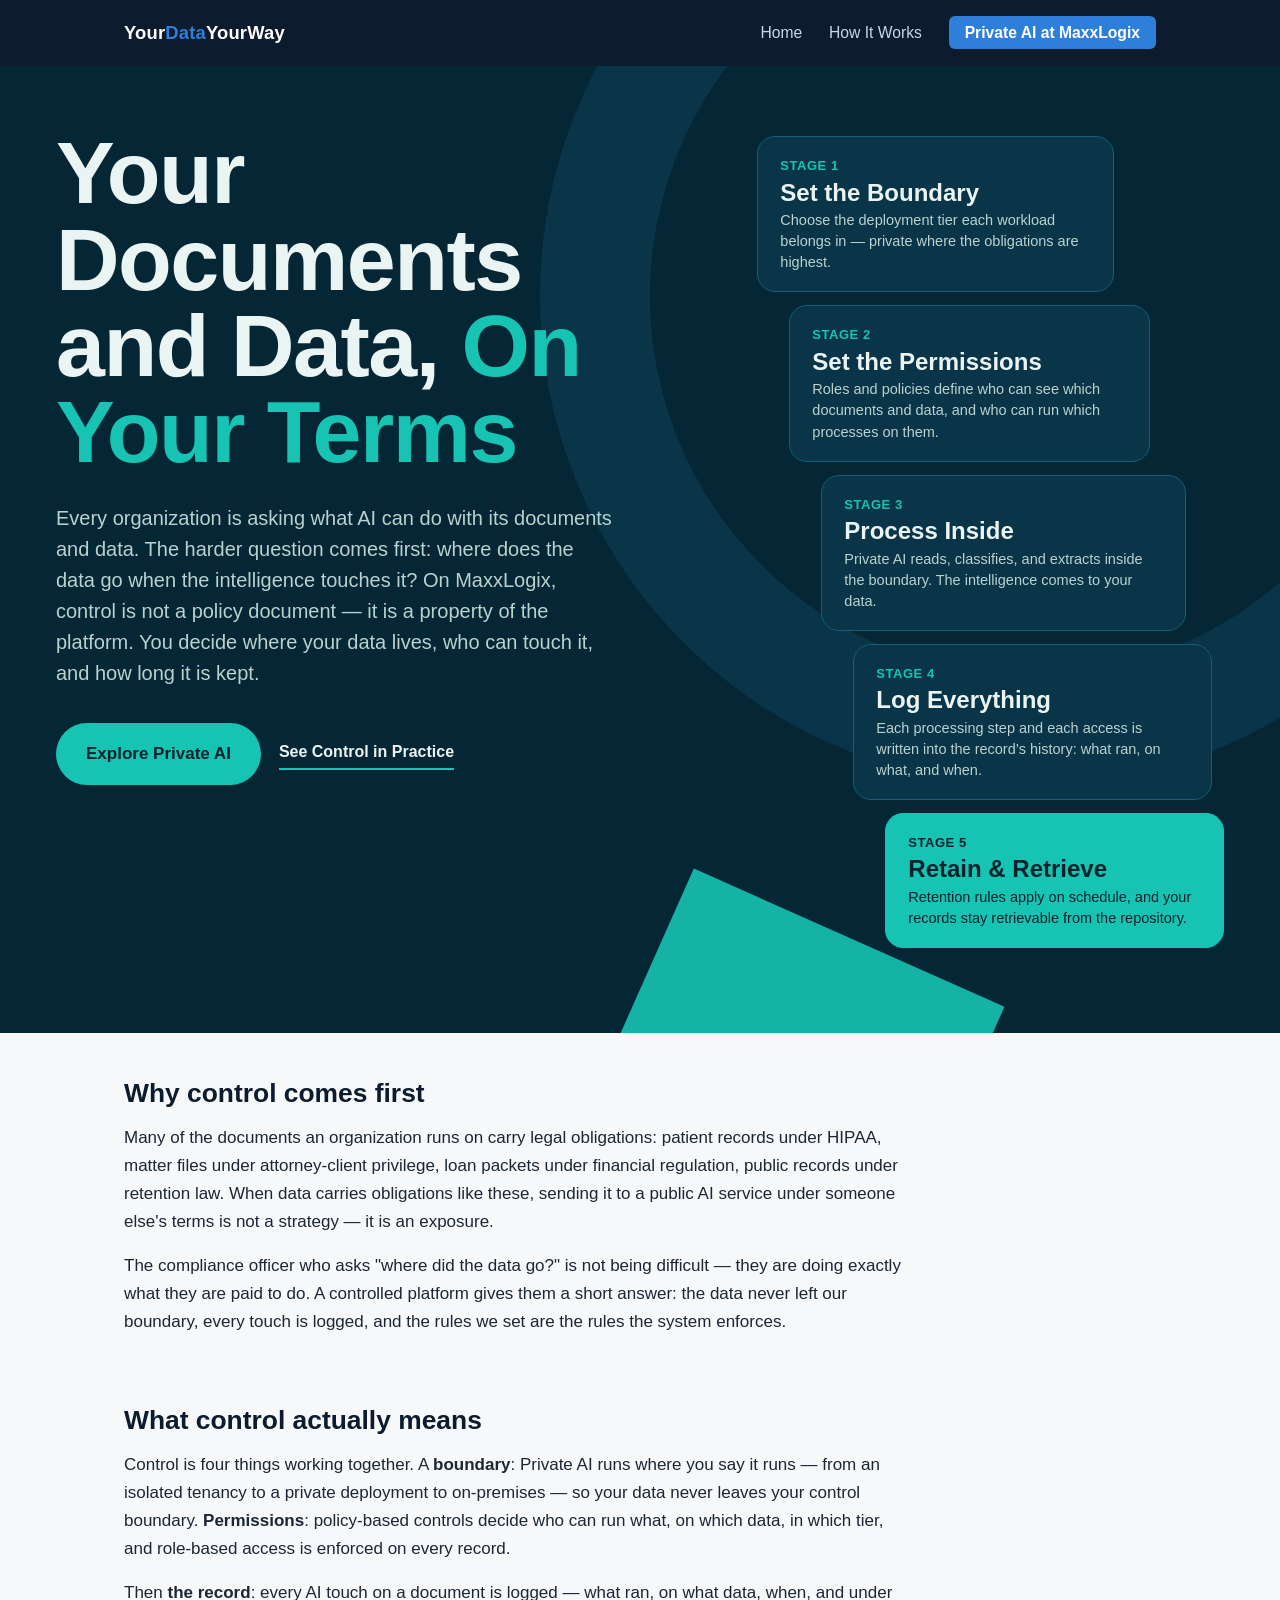
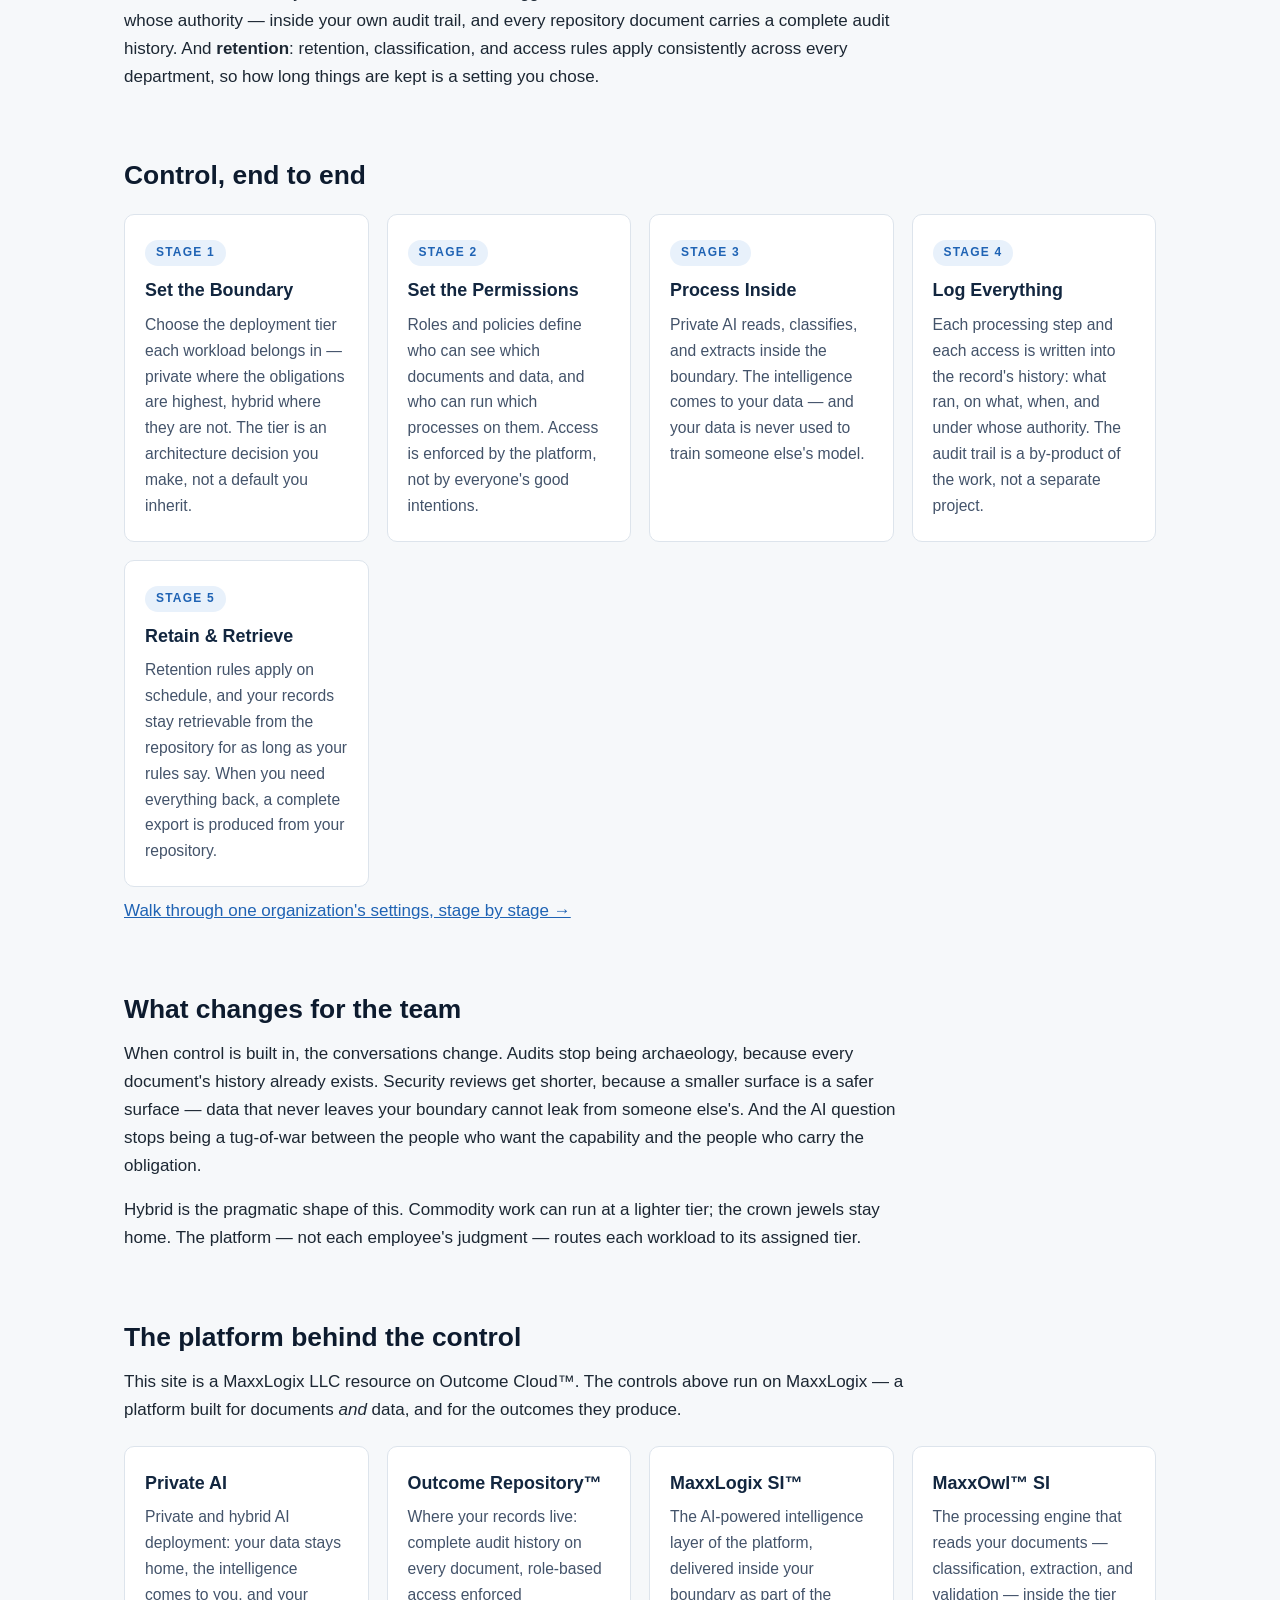
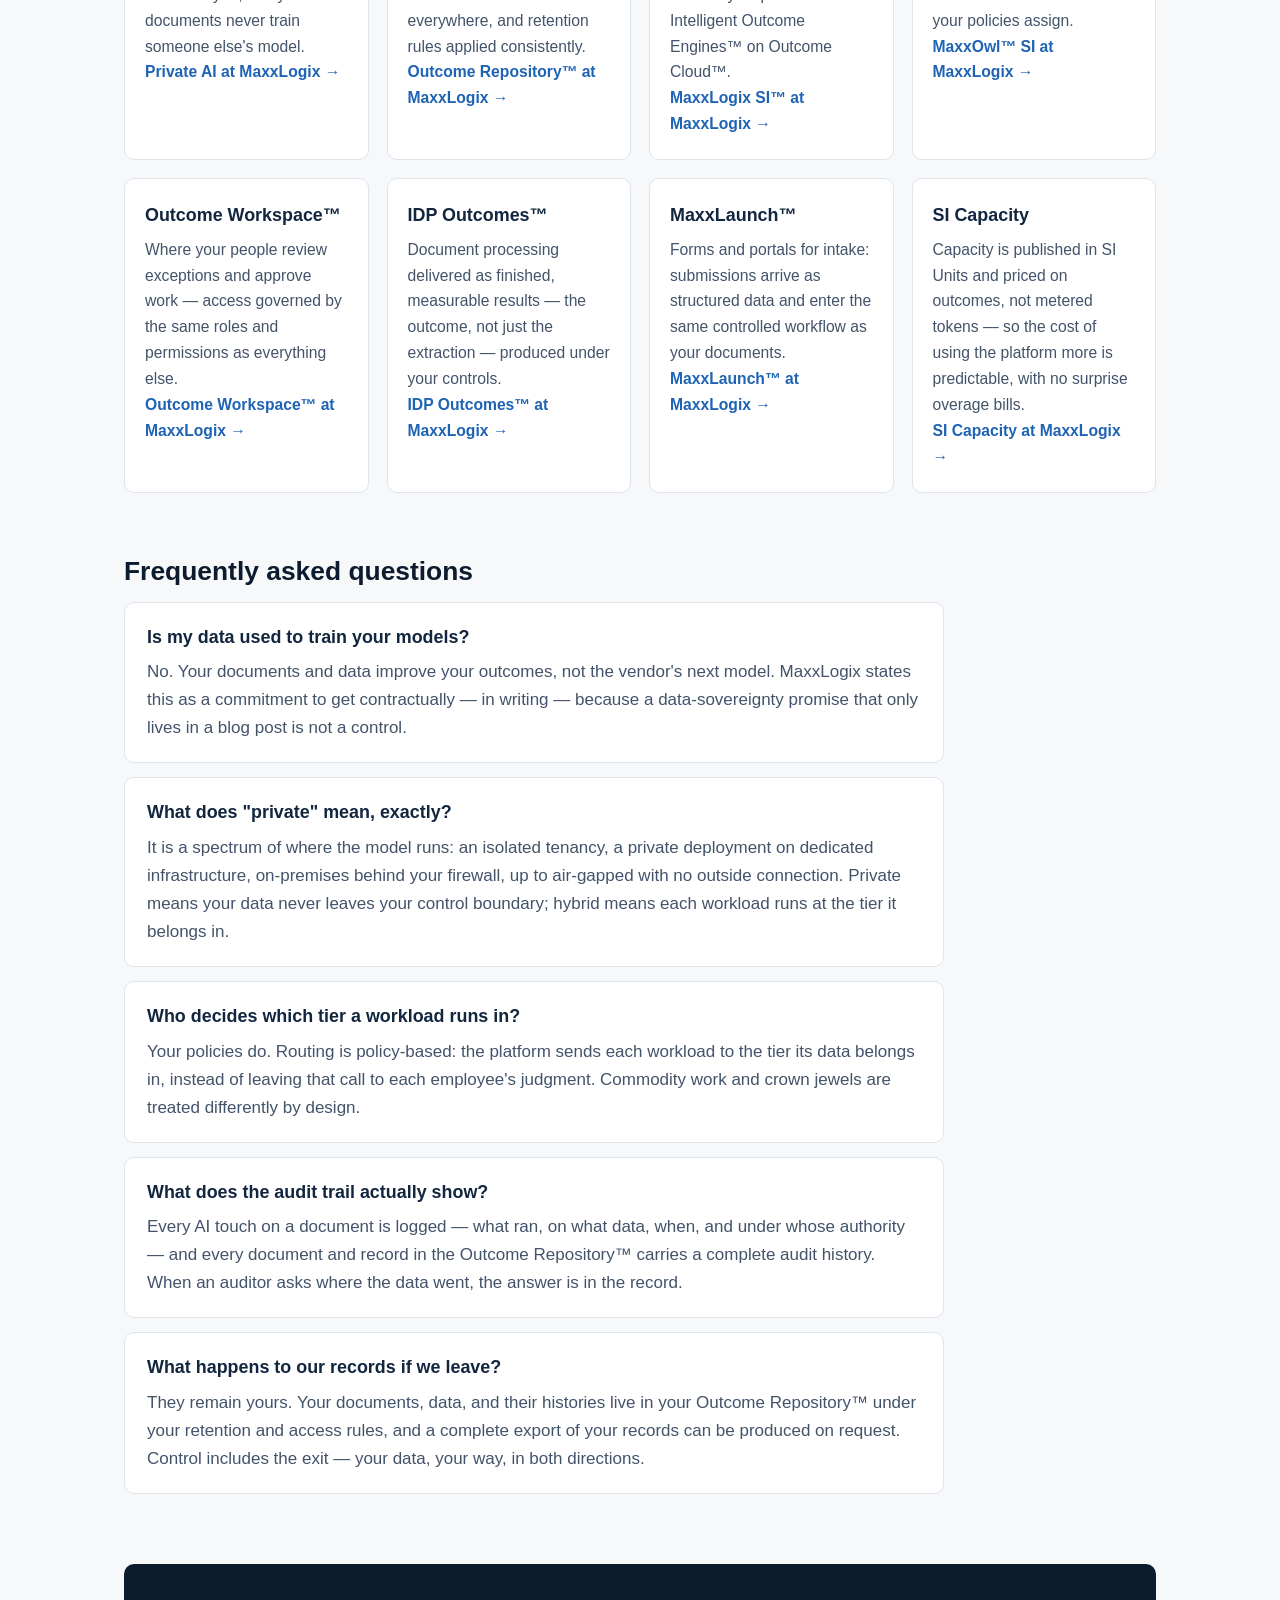
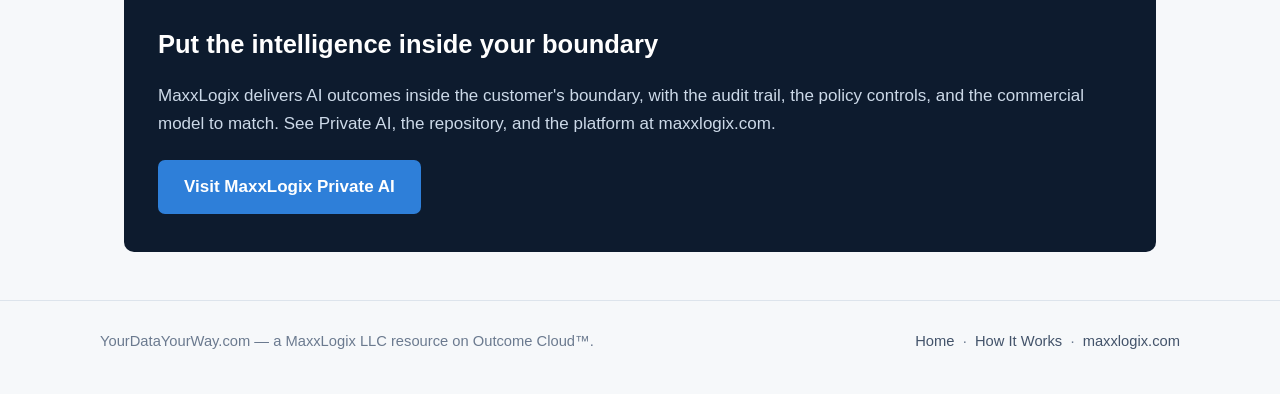
<file: index.html>
<!DOCTYPE html>
<html lang="en">
<head>
<meta charset="UTF-8">
<meta name="viewport" content="width=device-width, initial-scale=1.0">
<title>Your Data, Your Way: Data Control and Private AI | Your Data Your Way</title>
<meta name="description" content="Your documents and data, on your terms: permissions, retention, audit history, and Private AI that runs inside your boundary on MaxxLogix Outcome Cloud.">
<link rel="canonical" href="https://yourdatayourway.com/">
<meta property="og:type" content="website">
<meta property="og:site_name" content="Your Data Your Way">
<meta property="og:title" content="Your Data, Your Way: Data Control and Private AI">
<meta property="og:description" content="Who can see what, how long records are kept, and where the intelligence runs — data control as a property of the platform, with Private AI inside your boundary.">
<meta property="og:url" content="https://yourdatayourway.com/">
<meta name="twitter:card" content="summary">
<link rel="stylesheet" href="style.css">
</head>
<body>

<header class="site-header">
  <div class="header-inner">
    <a class="wordmark" href="index.html">Your<span>Data</span>YourWay</a>
    <nav class="main-nav">
      <a href="index.html">Home</a>
      <a href="how-it-works.html">How It Works</a>
      <a class="nav-cta" href="https://maxxlogix.com/private-ai/">Private AI at MaxxLogix</a>
    </nav>
  </div>
</header>

<section class="bh">
  <div class="bh-wrap">
    <div class="bh-grid">
      <div>
        <h1 class="bh-h1" style="font-size:88px">Your Documents and Data, <span class="bh-a">On Your Terms</span></h1>
        <p class="bh-lede">Every organization is asking what AI can do with its documents and data. The harder question comes first: where does the data go when the intelligence touches it? On MaxxLogix, control is not a policy document — it is a property of the platform. You decide where your data lives, who can touch it, and how long it is kept.</p>
        <div class="bh-actions">
          <a class="bh-btn" href="https://maxxlogix.com/private-ai/">Explore Private AI</a>
          <a class="bh-link2" href="how-it-works.html">See Control in Practice</a>
        </div>
      </div>
      <div class="bh-path" aria-label="The path, end to end">
        <div class="bh-stage bh-s1"><div class="bh-n">Stage 1</div><div class="bh-t">Set the Boundary</div><div class="bh-d">Choose the deployment tier each workload belongs in — private where the obligations are highest.</div></div>
        <div class="bh-stage bh-s2"><div class="bh-n">Stage 2</div><div class="bh-t">Set the Permissions</div><div class="bh-d">Roles and policies define who can see which documents and data, and who can run which processes on them.</div></div>
        <div class="bh-stage bh-s3"><div class="bh-n">Stage 3</div><div class="bh-t">Process Inside</div><div class="bh-d">Private AI reads, classifies, and extracts inside the boundary. The intelligence comes to your data.</div></div>
        <div class="bh-stage bh-s4"><div class="bh-n">Stage 4</div><div class="bh-t">Log Everything</div><div class="bh-d">Each processing step and each access is written into the record&rsquo;s history: what ran, on what, and when.</div></div>
        <div class="bh-stage bh-s5"><div class="bh-n">Stage 5</div><div class="bh-t">Retain &amp; Retrieve</div><div class="bh-d">Retention rules apply on schedule, and your records stay retrievable from the repository.</div></div>
      </div>
    </div>
  </div>
</section>

<main>

  <section>
    <h2>Why control comes first</h2>
    <p>Many of the documents an organization runs on carry legal obligations: patient records under HIPAA, matter files under attorney-client privilege, loan packets under financial regulation, public records under retention law. When data carries obligations like these, sending it to a public AI service under someone else's terms is not a strategy — it is an exposure.</p>
    <p>The compliance officer who asks "where did the data go?" is not being difficult — they are doing exactly what they are paid to do. A controlled platform gives them a short answer: the data never left our boundary, every touch is logged, and the rules we set are the rules the system enforces.</p>
  </section>

  <section>
    <h2>What control actually means</h2>
    <p>Control is four things working together. A <strong>boundary</strong>: Private AI runs where you say it runs — from an isolated tenancy to a private deployment to on-premises — so your data never leaves your control boundary. <strong>Permissions</strong>: policy-based controls decide who can run what, on which data, in which tier, and role-based access is enforced on every record.</p>
    <p>Then <strong>the record</strong>: every AI touch on a document is logged — what ran, on what data, when, and under whose authority — inside your own audit trail, and every repository document carries a complete audit history. And <strong>retention</strong>: retention, classification, and access rules apply consistently across every department, so how long things are kept is a setting you chose.</p>
  </section>

  <section>
    <h2>Control, end to end</h2>
    <div class="grid">
      <div class="card">
        <span class="step">Stage 1</span>
        <h3>Set the Boundary</h3>
        <p>Choose the deployment tier each workload belongs in — private where the obligations are highest, hybrid where they are not. The tier is an architecture decision you make, not a default you inherit.</p>
      </div>
      <div class="card">
        <span class="step">Stage 2</span>
        <h3>Set the Permissions</h3>
        <p>Roles and policies define who can see which documents and data, and who can run which processes on them. Access is enforced by the platform, not by everyone's good intentions.</p>
      </div>
      <div class="card">
        <span class="step">Stage 3</span>
        <h3>Process Inside</h3>
        <p>Private AI reads, classifies, and extracts inside the boundary. The intelligence comes to your data — and your data is never used to train someone else's model.</p>
      </div>
      <div class="card">
        <span class="step">Stage 4</span>
        <h3>Log Everything</h3>
        <p>Each processing step and each access is written into the record's history: what ran, on what, when, and under whose authority. The audit trail is a by-product of the work, not a separate project.</p>
      </div>
      <div class="card">
        <span class="step">Stage 5</span>
        <h3>Retain &amp; Retrieve</h3>
        <p>Retention rules apply on schedule, and your records stay retrievable from the repository for as long as your rules say. When you need everything back, a complete export is produced from your repository.</p>
      </div>
    </div>
    <p><a href="how-it-works.html">Walk through one organization's settings, stage by stage &rarr;</a></p>
  </section>

  <section>
    <h2>What changes for the team</h2>
    <p>When control is built in, the conversations change. Audits stop being archaeology, because every document's history already exists. Security reviews get shorter, because a smaller surface is a safer surface — data that never leaves your boundary cannot leak from someone else's. And the AI question stops being a tug-of-war between the people who want the capability and the people who carry the obligation.</p>
    <p>Hybrid is the pragmatic shape of this. Commodity work can run at a lighter tier; the crown jewels stay home. The platform — not each employee's judgment — routes each workload to its assigned tier.</p>
  </section>

  <section>
    <h2>The platform behind the control</h2>
    <p class="narrow">This site is a MaxxLogix LLC resource on Outcome Cloud&trade;. The controls above run on MaxxLogix — a platform built for documents <em>and</em> data, and for the outcomes they produce.</p>
    <div class="grid">
      <div class="card">
        <h3>Private AI</h3>
        <p>Private and hybrid AI deployment: your data stays home, the intelligence comes to you, and your documents never train someone else's model.</p>
        <p><a href="https://maxxlogix.com/private-ai/">Private AI at MaxxLogix &rarr;</a></p>
      </div>
      <div class="card">
        <h3>Outcome Repository&trade;</h3>
        <p>Where your records live: complete audit history on every document, role-based access enforced everywhere, and retention rules applied consistently.</p>
        <p><a href="https://maxxlogix.com/outcome-repository/">Outcome Repository&trade; at MaxxLogix &rarr;</a></p>
      </div>
      <div class="card">
        <h3>MaxxLogix SI&trade;</h3>
        <p>The AI-powered intelligence layer of the platform, delivered inside your boundary as part of the Intelligent Outcome Engines&trade; on Outcome Cloud&trade;.</p>
        <p><a href="https://maxxlogix.com/maxxlogix-si/">MaxxLogix SI&trade; at MaxxLogix &rarr;</a></p>
      </div>
      <div class="card">
        <h3>MaxxOwl&trade; SI</h3>
        <p>The processing engine that reads your documents — classification, extraction, and validation — inside the tier your policies assign.</p>
        <p><a href="https://maxxlogix.com/maxxowl-si/">MaxxOwl&trade; SI at MaxxLogix &rarr;</a></p>
      </div>
      <div class="card">
        <h3>Outcome Workspace&trade;</h3>
        <p>Where your people review exceptions and approve work — access governed by the same roles and permissions as everything else.</p>
        <p><a href="https://maxxlogix.com/outcome-workspace/">Outcome Workspace&trade; at MaxxLogix &rarr;</a></p>
      </div>
      <div class="card">
        <h3>IDP Outcomes&trade;</h3>
        <p>Document processing delivered as finished, measurable results — the outcome, not just the extraction — produced under your controls.</p>
        <p><a href="https://maxxlogix.com/idp-outcomes/">IDP Outcomes&trade; at MaxxLogix &rarr;</a></p>
      </div>
      <div class="card">
        <h3>MaxxLaunch&trade;</h3>
        <p>Forms and portals for intake: submissions arrive as structured data and enter the same controlled workflow as your documents.</p>
        <p><a href="https://maxxlogix.com/maxxlaunch/">MaxxLaunch&trade; at MaxxLogix &rarr;</a></p>
      </div>
      <div class="card">
        <h3>SI Capacity</h3>
        <p>Capacity is published in SI Units and priced on outcomes, not metered tokens — so the cost of using the platform more is predictable, with no surprise overage bills.</p>
        <p><a href="https://maxxlogix.com/si-capacity/">SI Capacity at MaxxLogix &rarr;</a></p>
      </div>
    </div>
  </section>

  <section>
    <h2>Frequently asked questions</h2>

    <div class="faq-item">
      <h3>Is my data used to train your models?</h3>
      <p>No. Your documents and data improve your outcomes, not the vendor's next model. MaxxLogix states this as a commitment to get contractually — in writing — because a data-sovereignty promise that only lives in a blog post is not a control.</p>
    </div>

    <div class="faq-item">
      <h3>What does "private" mean, exactly?</h3>
      <p>It is a spectrum of where the model runs: an isolated tenancy, a private deployment on dedicated infrastructure, on-premises behind your firewall, up to air-gapped with no outside connection. Private means your data never leaves your control boundary; hybrid means each workload runs at the tier it belongs in.</p>
    </div>

    <div class="faq-item">
      <h3>Who decides which tier a workload runs in?</h3>
      <p>Your policies do. Routing is policy-based: the platform sends each workload to the tier its data belongs in, instead of leaving that call to each employee's judgment. Commodity work and crown jewels are treated differently by design.</p>
    </div>

    <div class="faq-item">
      <h3>What does the audit trail actually show?</h3>
      <p>Every AI touch on a document is logged — what ran, on what data, when, and under whose authority — and every document and record in the Outcome Repository&trade; carries a complete audit history. When an auditor asks where the data went, the answer is in the record.</p>
    </div>

    <div class="faq-item">
      <h3>What happens to our records if we leave?</h3>
      <p>They remain yours. Your documents, data, and their histories live in your Outcome Repository&trade; under your retention and access rules, and a complete export of your records can be produced on request. Control includes the exit — your data, your way, in both directions.</p>
    </div>
  </section>

  <div class="cta-band">
    <h2>Put the intelligence inside your boundary</h2>
    <p>MaxxLogix delivers AI outcomes inside the customer's boundary, with the audit trail, the policy controls, and the commercial model to match. See Private AI, the repository, and the platform at maxxlogix.com.</p>
    <a class="btn" href="https://maxxlogix.com/private-ai/">Visit MaxxLogix Private AI</a>
  </div>

</main>

<footer class="site-footer">
  <div class="footer-inner">
    <span>YourDataYourWay.com — a MaxxLogix LLC resource on Outcome Cloud&trade;.</span>
    <span><a href="index.html">Home</a> &nbsp;·&nbsp; <a href="how-it-works.html">How It Works</a> &nbsp;·&nbsp; <a href="https://maxxlogix.com">maxxlogix.com</a></span>
  </div>
</footer>

</body>
</html>
</file>
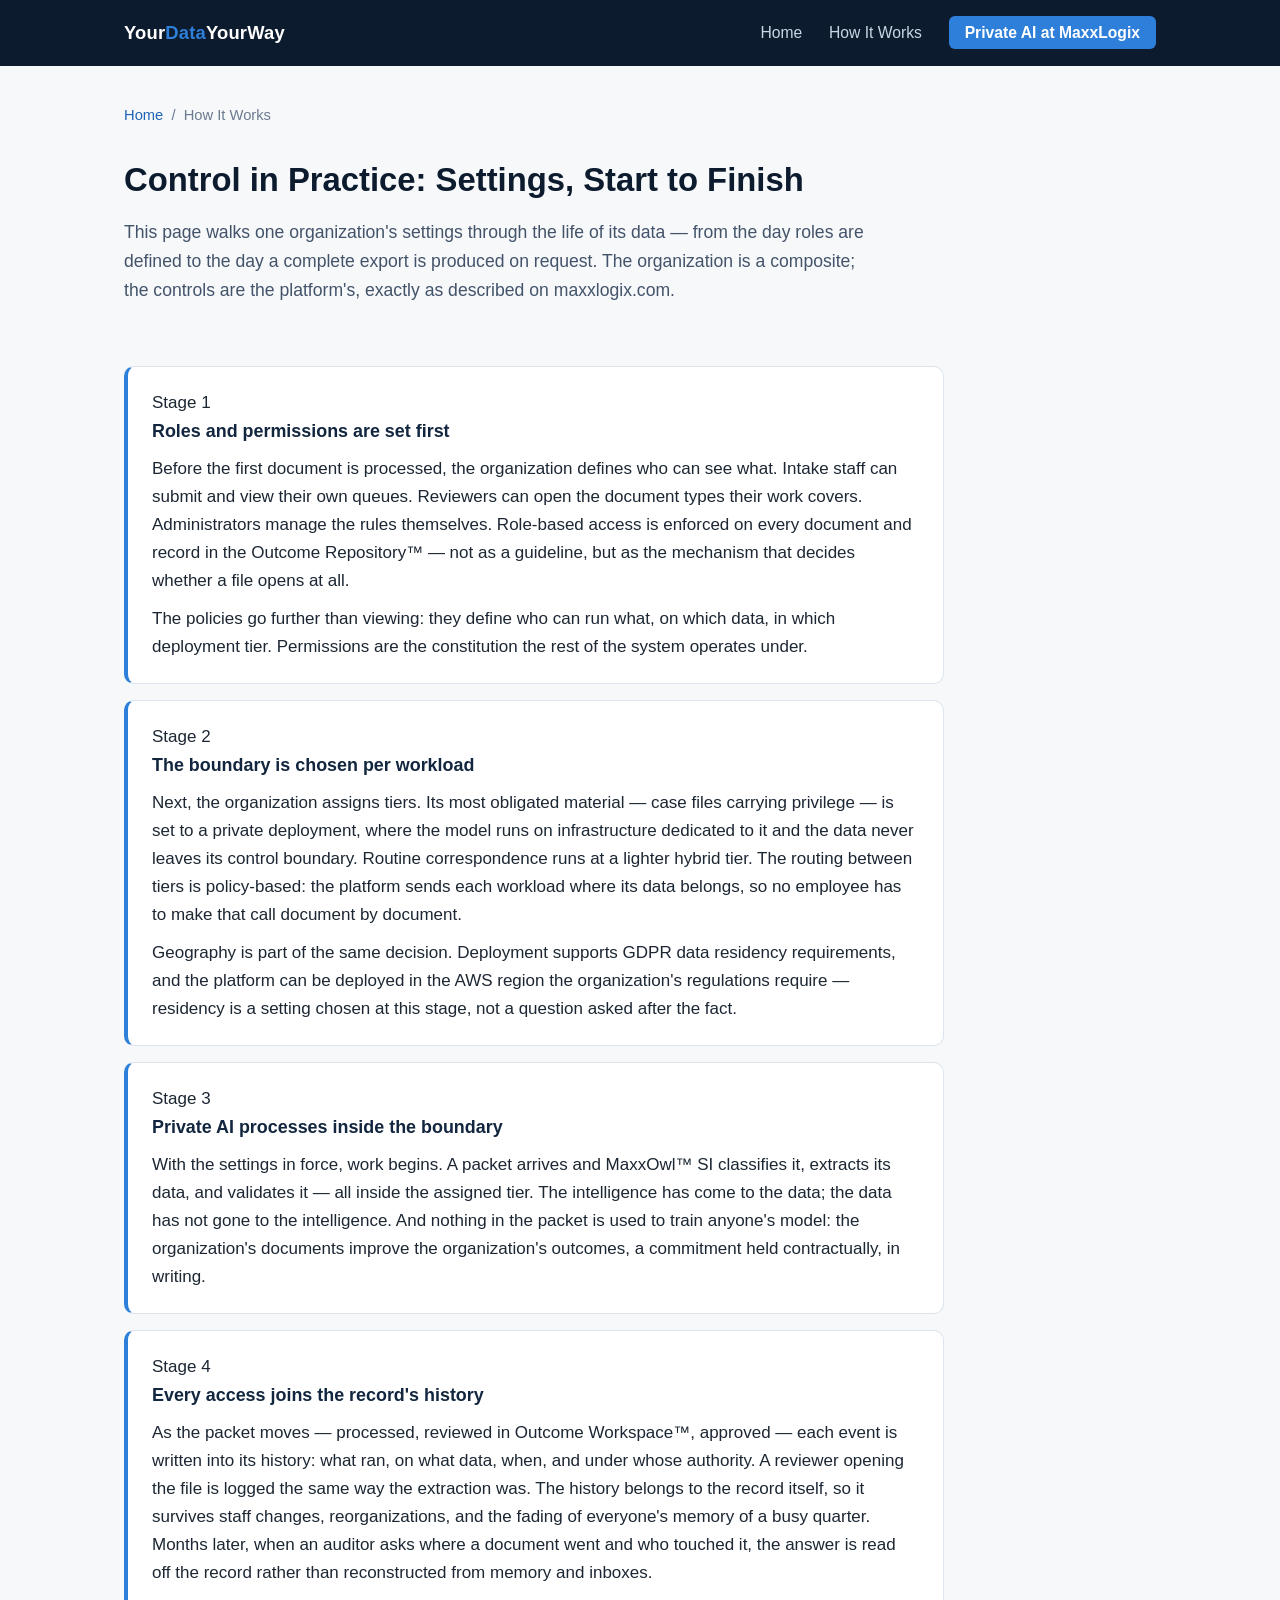
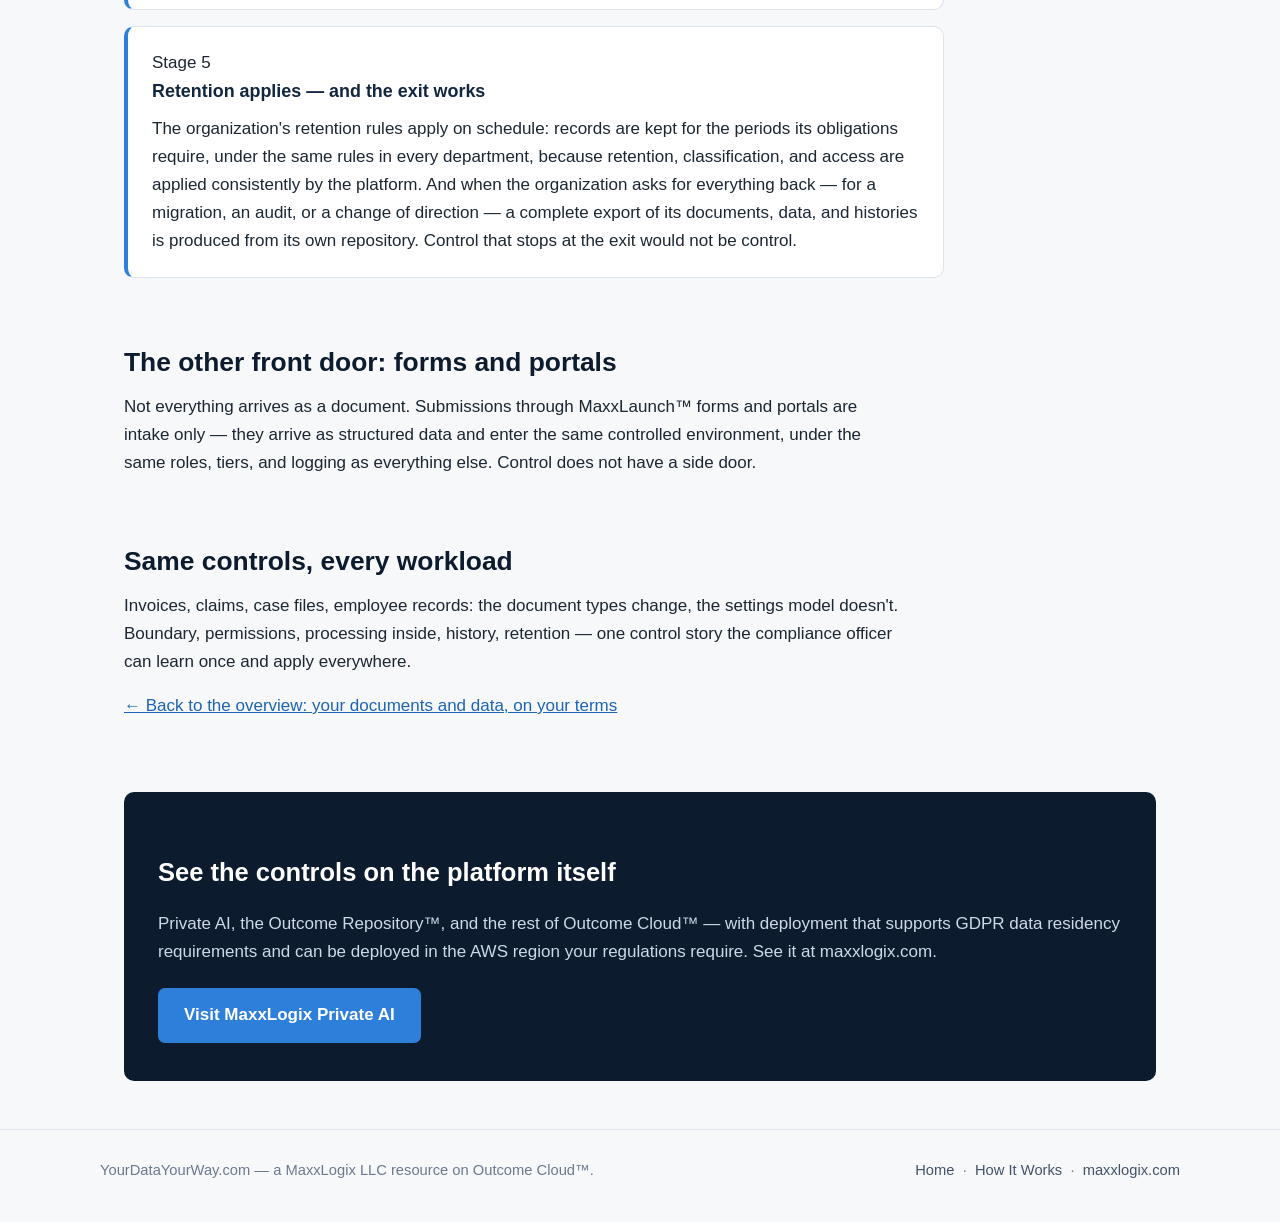
<file: how-it-works.html>
<!DOCTYPE html>
<html lang="en">
<head>
<meta charset="UTF-8">
<meta name="viewport" content="width=device-width, initial-scale=1.0">
<title>Control in Practice: One Organization's Settings, Stage by Stage | Your Data Your Way</title>
<meta name="description" content="A stage-by-stage walk-through of data control on MaxxLogix: roles and permissions, Private AI inside the boundary, logged access, retention, and export on request.">
<link rel="canonical" href="https://yourdatayourway.com/how-it-works.html">
<meta property="og:type" content="article">
<meta property="og:site_name" content="Your Data Your Way">
<meta property="og:title" content="Control in Practice: One Organization's Settings, Stage by Stage">
<meta property="og:description" content="Follow one organization's settings through permissions, private processing, audit history, retention, and a complete export produced on request.">
<meta property="og:url" content="https://yourdatayourway.com/how-it-works.html">
<meta name="twitter:card" content="summary">
<link rel="stylesheet" href="style.css">
</head>
<body>

<header class="site-header">
  <div class="header-inner">
    <a class="wordmark" href="index.html">Your<span>Data</span>YourWay</a>
    <nav class="main-nav">
      <a href="index.html">Home</a>
      <a href="how-it-works.html">How It Works</a>
      <a class="nav-cta" href="https://maxxlogix.com/private-ai/">Private AI at MaxxLogix</a>
    </nav>
  </div>
</header>

<main>

  <p class="crumb"><a href="index.html">Home</a> &nbsp;/&nbsp; How It Works</p>

  <div class="page-head">
    <h1>Control in Practice: Settings, Start to Finish</h1>
    <p class="lede">This page walks one organization's settings through the life of its data — from the day roles are defined to the day a complete export is produced on request. The organization is a composite; the controls are the platform's, exactly as described on maxxlogix.com.</p>
  </div>

  <section>
    <div class="stage-list">

      <div class="stage-block">
        <span class="step">Stage 1</span>
        <h3>Roles and permissions are set first</h3>
        <p>Before the first document is processed, the organization defines who can see what. Intake staff can submit and view their own queues. Reviewers can open the document types their work covers. Administrators manage the rules themselves. Role-based access is enforced on every document and record in the Outcome Repository&trade; — not as a guideline, but as the mechanism that decides whether a file opens at all.</p>
        <p>The policies go further than viewing: they define who can run what, on which data, in which deployment tier. Permissions are the constitution the rest of the system operates under.</p>
      </div>

      <div class="stage-block">
        <span class="step">Stage 2</span>
        <h3>The boundary is chosen per workload</h3>
        <p>Next, the organization assigns tiers. Its most obligated material — case files carrying privilege — is set to a private deployment, where the model runs on infrastructure dedicated to it and the data never leaves its control boundary. Routine correspondence runs at a lighter hybrid tier. The routing between tiers is policy-based: the platform sends each workload where its data belongs, so no employee has to make that call document by document.</p>
        <p>Geography is part of the same decision. Deployment supports GDPR data residency requirements, and the platform can be deployed in the AWS region the organization's regulations require — residency is a setting chosen at this stage, not a question asked after the fact.</p>
      </div>

      <div class="stage-block">
        <span class="step">Stage 3</span>
        <h3>Private AI processes inside the boundary</h3>
        <p>With the settings in force, work begins. A packet arrives and MaxxOwl&trade; SI classifies it, extracts its data, and validates it — all inside the assigned tier. The intelligence has come to the data; the data has not gone to the intelligence. And nothing in the packet is used to train anyone's model: the organization's documents improve the organization's outcomes, a commitment held contractually, in writing.</p>
      </div>

      <div class="stage-block">
        <span class="step">Stage 4</span>
        <h3>Every access joins the record's history</h3>
        <p>As the packet moves — processed, reviewed in Outcome Workspace&trade;, approved — each event is written into its history: what ran, on what data, when, and under whose authority. A reviewer opening the file is logged the same way the extraction was. The history belongs to the record itself, so it survives staff changes, reorganizations, and the fading of everyone's memory of a busy quarter. Months later, when an auditor asks where a document went and who touched it, the answer is read off the record rather than reconstructed from memory and inboxes.</p>
      </div>

      <div class="stage-block">
        <span class="step">Stage 5</span>
        <h3>Retention applies — and the exit works</h3>
        <p>The organization's retention rules apply on schedule: records are kept for the periods its obligations require, under the same rules in every department, because retention, classification, and access are applied consistently by the platform. And when the organization asks for everything back — for a migration, an audit, or a change of direction — a complete export of its documents, data, and histories is produced from its own repository. Control that stops at the exit would not be control.</p>
      </div>

    </div>
  </section>

  <section>
    <h2>The other front door: forms and portals</h2>
    <p class="narrow">Not everything arrives as a document. Submissions through MaxxLaunch&trade; forms and portals are intake only — they arrive as structured data and enter the same controlled environment, under the same roles, tiers, and logging as everything else. Control does not have a side door.</p>
  </section>

  <section>
    <h2>Same controls, every workload</h2>
    <p class="narrow">Invoices, claims, case files, employee records: the document types change, the settings model doesn't. Boundary, permissions, processing inside, history, retention — one control story the compliance officer can learn once and apply everywhere.</p>
    <p class="narrow"><a href="index.html">&larr; Back to the overview: your documents and data, on your terms</a></p>
  </section>

  <div class="cta-band">
    <h2>See the controls on the platform itself</h2>
    <p>Private AI, the Outcome Repository&trade;, and the rest of Outcome Cloud&trade; — with deployment that supports GDPR data residency requirements and can be deployed in the AWS region your regulations require. See it at maxxlogix.com.</p>
    <a class="btn" href="https://maxxlogix.com/private-ai/">Visit MaxxLogix Private AI</a>
  </div>

</main>

<footer class="site-footer">
  <div class="footer-inner">
    <span>YourDataYourWay.com — a MaxxLogix LLC resource on Outcome Cloud&trade;.</span>
    <span><a href="index.html">Home</a> &nbsp;·&nbsp; <a href="how-it-works.html">How It Works</a> &nbsp;·&nbsp; <a href="https://maxxlogix.com">maxxlogix.com</a></span>
  </div>
</footer>

</body>
</html>
</file>
<file: style.css>
/* Your Data Your Way — microsite styles
   Palette: deep navy / slate with a single steel-blue accent.
   No external assets. System font stack only. */

:root {
  --navy: #0d1b2e;
  --navy-2: #12263f;
  --slate: #43536a;
  --slate-light: #6b7a8f;
  --ink: #1c2733;
  --bg: #f6f8fa;
  --card: #ffffff;
  --line: #dde4ec;
  --accent: #2e7fd9;
  --accent-dark: #1f63b4;
  --radius: 10px;
}

* { box-sizing: border-box; }

html { scroll-behavior: smooth; }

body {
  margin: 0;
  font-family: -apple-system, BlinkMacSystemFont, "Segoe UI", Roboto,
    "Helvetica Neue", Arial, sans-serif;
  color: var(--ink);
  background: var(--bg);
  line-height: 1.65;
  font-size: 17px;
}

a { color: var(--accent-dark); }
a:hover { color: var(--accent); }

/* ---------- Header ---------- */
.site-header {
  background: var(--navy);
  color: #fff;
}
.header-inner {
  max-width: 1080px;
  margin: 0 auto;
  padding: 18px 24px;
  display: flex;
  flex-wrap: wrap;
  align-items: center;
  justify-content: space-between;
  gap: 12px;
}
.wordmark {
  color: #fff;
  text-decoration: none;
  font-weight: 700;
  font-size: 1.15rem;
  letter-spacing: 0.01em;
}
.wordmark span { color: var(--accent); }
.main-nav a {
  color: #c9d6e6;
  text-decoration: none;
  margin-left: 22px;
  font-size: 0.98rem;
}
.main-nav a:hover { color: #fff; }
.main-nav a.nav-cta {
  background: var(--accent);
  color: #fff;
  padding: 8px 16px;
  border-radius: 6px;
  font-weight: 600;
}
.main-nav a.nav-cta:hover { background: var(--accent-dark); }

/* ---------- Hero ---------- */
.hero {
  background: linear-gradient(160deg, var(--navy) 0%, var(--navy-2) 70%, #1a3a5c 100%);
  color: #fff;
  padding: 64px 24px 72px;
}
.hero-inner { max-width: 820px; margin: 0 auto; }
.hero .eyebrow {
  text-transform: uppercase;
  letter-spacing: 0.14em;
  font-size: 0.78rem;
  font-weight: 700;
  color: #8fc1f2;
  margin: 0 0 14px;
}
.hero h1 {
  font-size: 2.45rem;
  line-height: 1.18;
  margin: 0 0 18px;
  font-weight: 750;
}
.hero p.lede {
  font-size: 1.16rem;
  color: #d7e3f0;
  margin: 0 0 28px;
  max-width: 680px;
}
.btn {
  display: inline-block;
  background: var(--accent);
  color: #fff;
  text-decoration: none;
  font-weight: 600;
  padding: 13px 26px;
  border-radius: 7px;
  margin-right: 12px;
}
.btn:hover { background: var(--accent-dark); color: #fff; }
.btn.ghost {
  background: transparent;
  border: 1px solid #7d97b5;
  color: #e6eef7;
}
.btn.ghost:hover { border-color: #fff; color: #fff; }

/* ---------- Layout ---------- */
main { max-width: 1080px; margin: 0 auto; padding: 0 24px; }
section { padding: 44px 0 8px; }
section h2 {
  font-size: 1.65rem;
  line-height: 1.25;
  color: var(--navy);
  margin: 0 0 14px;
}
section h3 { color: var(--navy-2); margin: 0 0 8px; font-size: 1.12rem; }
section p { max-width: 780px; margin: 0 0 16px; }
.narrow { max-width: 780px; }

/* ---------- Stage / card grids ---------- */
.grid {
  display: grid;
  grid-template-columns: repeat(auto-fit, minmax(230px, 1fr));
  gap: 18px;
  margin: 22px 0 10px;
}
.card {
  background: var(--card);
  border: 1px solid var(--line);
  border-radius: var(--radius);
  padding: 22px 20px;
}
.card .step {
  display: inline-block;
  font-size: 0.75rem;
  font-weight: 700;
  letter-spacing: 0.1em;
  text-transform: uppercase;
  color: var(--accent-dark);
  background: #e8f1fb;
  border-radius: 20px;
  padding: 3px 11px;
  margin-bottom: 10px;
}
.card p { margin: 0; font-size: 0.98rem; color: var(--slate); }
.card h3 { margin-bottom: 6px; }
.card a { font-weight: 600; text-decoration: none; }
.card a:hover { text-decoration: underline; }

/* ---------- Deep-dive stage list (how it works) ---------- */
.stage-list { max-width: 820px; }
.stage-block {
  background: var(--card);
  border: 1px solid var(--line);
  border-left: 4px solid var(--accent);
  border-radius: var(--radius);
  padding: 22px 24px;
  margin-bottom: 16px;
}
.stage-block p { margin: 0 0 10px; }
.stage-block p:last-child { margin-bottom: 0; }

/* ---------- FAQ ---------- */
.faq-item {
  background: var(--card);
  border: 1px solid var(--line);
  border-radius: var(--radius);
  padding: 20px 22px;
  margin-bottom: 14px;
  max-width: 820px;
}
.faq-item h3 { margin-bottom: 6px; }
.faq-item p { margin: 0; color: var(--slate); }

/* ---------- CTA band ---------- */
.cta-band {
  background: var(--navy);
  color: #fff;
  border-radius: var(--radius);
  padding: 38px 34px;
  margin: 48px 0;
  text-align: left;
}
.cta-band h2 { color: #fff; margin-bottom: 10px; }
.cta-band p { color: #ccd9e8; margin-bottom: 22px; }

/* ---------- Footer ---------- */
.site-footer {
  border-top: 1px solid var(--line);
  margin-top: 24px;
  padding: 28px 24px 40px;
  color: var(--slate-light);
  font-size: 0.92rem;
}
.footer-inner {
  max-width: 1080px;
  margin: 0 auto;
  display: flex;
  flex-wrap: wrap;
  gap: 10px 28px;
  justify-content: space-between;
}
.site-footer a { color: var(--slate); text-decoration: none; }
.site-footer a:hover { text-decoration: underline; }

/* ---------- Breadcrumb (subpage) ---------- */
.crumb { padding: 22px 0 0; font-size: 0.92rem; color: var(--slate-light); }
.crumb a { text-decoration: none; }
.crumb a:hover { text-decoration: underline; }
.page-head { padding-top: 18px; }
.page-head h1 { font-size: 2.05rem; color: var(--navy); line-height: 1.22; margin: 0 0 12px; }
.page-head p.lede { font-size: 1.1rem; color: var(--slate); max-width: 760px; }

/* ---------- Responsive ---------- */
@media (max-width: 640px) {
  body { font-size: 16px; }
  .hero { padding: 44px 20px 52px; }
  .hero h1 { font-size: 1.85rem; }
  .page-head h1 { font-size: 1.6rem; }
  section h2 { font-size: 1.4rem; }
  .main-nav a { margin-left: 14px; }
  .btn { display: block; text-align: center; margin: 0 0 10px; }
  .cta-band { padding: 28px 22px; }
}

/* ===== Bold hero (bh-) — 2026-11-17 rollout, approved sample system ===== */
.bh{position:relative;background:#052635;color:#eaf5f3;overflow:clip;padding:64px 56px 72px}
.bh::before{content:"";position:absolute;width:760px;height:760px;border-radius:50%;border:110px solid #0a3549;right:-240px;top:-260px}
.bh::after{content:"";position:absolute;width:340px;height:340px;background:#17c3b2;right:330px;bottom:-230px;transform:rotate(24deg);opacity:.9}
.bh-wrap{position:relative;z-index:2;max-width:1360px;margin:0 auto}
.bh-grid{display:grid;grid-template-columns:minmax(0,7fr) minmax(0,5fr);gap:48px;align-items:start}
.bh-h1{font-weight:800;line-height:.98;letter-spacing:-1.5px;margin:0;overflow-wrap:break-word;text-wrap:balance;color:#eaf5f3}
.bh-a{color:#17c3b2}
.bh-h{color:#ffb03a}
.bh-lede{margin-top:28px;font-size:20px;line-height:1.55;color:#b9d2cf;max-width:560px}
.bh-actions{margin-top:34px;display:flex;gap:18px;align-items:center;flex-wrap:wrap}
.bh-btn{display:inline-block;background:#17c3b2;color:#03222b;font-weight:700;font-size:17px;text-decoration:none;padding:17px 30px;border-radius:999px;transition:transform .18s ease}
.bh-btn:hover{transform:translateY(-2px);color:#03222b}
.bh-link2{color:#eaf5f3;font-weight:600;font-size:16px;text-decoration:none;border-bottom:2px solid #17c3b2;padding-bottom:3px}
.bh-link2:hover{color:#17c3b2}
.bh-path{position:relative;padding-top:6px}
.bh-stage{background:#0a3549;border:1px solid #155e75;border-radius:18px;padding:18px 22px;margin-bottom:13px;position:relative}
.bh-n{font-size:13px;color:#17c3b2;font-weight:700;letter-spacing:.04em;text-transform:uppercase}
.bh-t{font-size:24px;font-weight:700;margin-top:2px;line-height:1.15;color:#eaf5f3}
.bh-d{font-size:14.5px;color:#b9d2cf;margin-top:4px;line-height:1.45}
.bh-s1{margin-right:110px}
.bh-s2{margin-left:32px;margin-right:74px}
.bh-s3{margin-left:64px;margin-right:38px}
.bh-s4{margin-left:96px;margin-right:12px}
.bh-s5{margin-left:128px;background:#17c3b2;border-color:#17c3b2}
.bh-s5 .bh-n,.bh-s5 .bh-t,.bh-s5 .bh-d{color:#03222b}
@media (max-width:900px){
  .bh{padding:44px 24px 54px}
  .bh-grid{grid-template-columns:1fr}
  .bh-h1{font-size:52px !important}
  .bh-s1,.bh-s2,.bh-s3,.bh-s4,.bh-s5{margin-left:0;margin-right:0}
}
@media (prefers-reduced-motion: reduce){
  .bh-btn{transition:none}
  .bh-btn:hover{transform:none}
}
</file>
